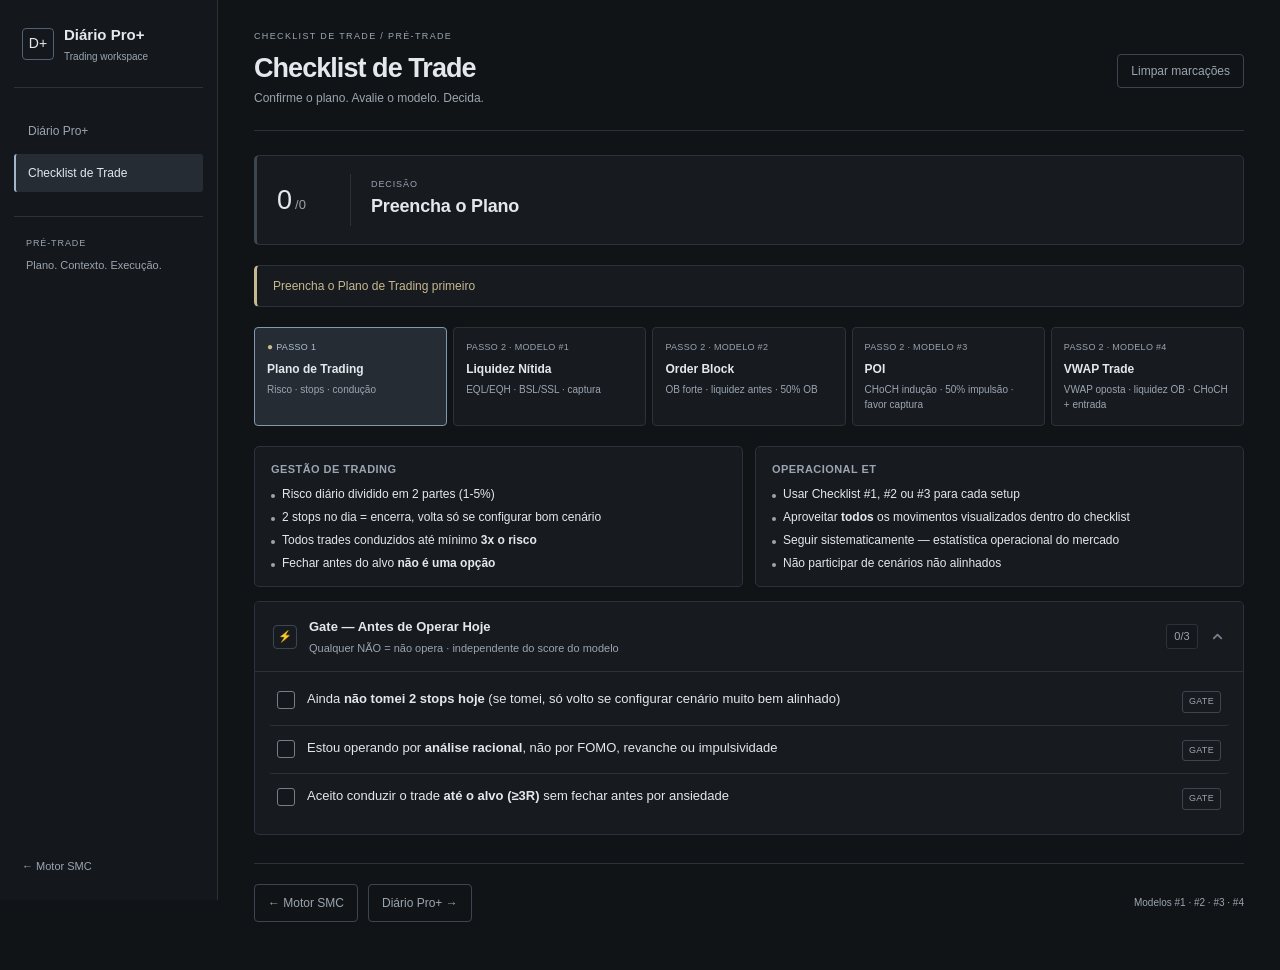
<file: checklist-pro.html>
<!doctype html>
<html lang="pt-BR">
<head>
<meta charset="UTF-8">
<meta name="viewport" content="width=device-width, initial-scale=1">
<title>Checklist de Trade</title>
<meta http-equiv="refresh" content="1;url=checklist.html">
<link rel="canonical" href="checklist.html">
<script>
location.replace("checklist.html" + location.search + location.hash);
</script>
<style>
:root { color-scheme: dark; }
body { margin: 0; min-height: 100vh; display: grid; place-items: center; background: #111417; color: #e4e8ed; font-family: "Segoe UI", Arial, sans-serif; }
main { max-width: 420px; padding: 24px; }
h1 { font-size: 24px; font-weight: 600; }
p { color: #9aa5b1; line-height: 1.6; }
a { color: #d2dfed; }
</style>
</head>
<body>
<main>
<h1>Checklist de Trade</h1>
<p>Você está sendo encaminhado para o Checklist de Trade.</p>
<a href="checklist.html">Abrir Checklist de Trade</a>
</main>
</body>
</html>
</file>
<file: checklist-pro.css>
﻿/* Checklist Pro: same criteria and state, restrained presentation. */
.checklist-pro {
  --bg:#111417; --bg2:#14181c; --surf:#171b20; --surf2:#1e2329;
  --border:#2b323b; --border2:#3b4652; --text:#e4e8ed; --muted:#9aa5b1; --dim:#737f8d;
  --blue:#afc1d5; --blue-s:#252f3b; --blue-g:transparent;
  --green:#82bea5; --green-s:#20352d; --green-g:transparent;
  --yellow:#c7b88f; --yellow-s:#332f24; --yellow-g:transparent;
  --red:#d89595; --red-s:#362628; --red-g:transparent;
  --violet:#afc1d5; --violet-s:#252f3b; --orange:#c7b88f; --orange-s:#332f24;
  --teal:#a1b9ba; --teal-s:#263335; --teal-g:transparent; --r:5px; --rs:4px;
  background:var(--bg); font-family:"Segoe UI",Arial,sans-serif; font-size:13px;
  font-variant-numeric:tabular-nums; -webkit-font-smoothing:antialiased;
  padding-left:218px;
}
.checklist-pro * { animation:none !important; }
.checklist-pro a { text-decoration:none; }
.cp-sidebar { position:fixed; inset:0 auto 0 0; width:218px; padding:24px 14px 16px; border-right:1px solid var(--border); background:var(--bg2); display:flex; flex-direction:column; gap:24px; }
.cp-brand { display:flex; gap:10px; align-items:center; padding:0 8px 23px; border-bottom:1px solid var(--border); color:var(--text); font-size:15px; font-weight:600; }
.cp-brand small { display:block; color:var(--muted); font-size:10px; font-weight:400; margin-top:2px; }
.cp-mark { border:1px solid #526171; border-radius:4px; width:32px; height:32px; display:grid; place-items:center; font-size:14px; font-weight:500; }
.cp-sidebar nav { display:flex; flex-direction:column; gap:4px; }
.cp-sidebar nav a { padding:10px 12px; border-left:2px solid transparent; border-radius:3px; font-size:12px; color:var(--muted); }
.cp-sidebar nav a:hover { background:#20262d; color:var(--text); }
.cp-sidebar nav a[aria-current] { background:#252c34; border-left-color:#a4b6cb; color:var(--text); }
.cp-side-note { padding:20px 12px; border-top:1px solid var(--border); color:var(--muted); font-size:9px; letter-spacing:.1em; }
.cp-side-note span { display:block; font-size:11px; letter-spacing:0; margin-top:7px; }
.cp-back { margin-top:auto; color:var(--muted); font-size:11px; padding:10px 8px; }
.checklist-pro .shell { max-width:1160px; padding:30px 36px 48px; }
.checklist-pro .hdr { padding-bottom:23px; border-bottom:1px solid var(--border); margin-bottom:24px; align-items:center; }
.checklist-pro .brand .eye { color:var(--muted); font-size:9px; font-weight:400; letter-spacing:.15em; margin-bottom:10px; }
.checklist-pro h1 { color:var(--text); -webkit-text-fill-color:var(--text); background:none; font-size:27px; font-weight:600; letter-spacing:-.035em; }
.checklist-pro .hdr-sub { font-size:12px; margin-top:6px; }
.checklist-pro .btn, .checklist-pro .foot-btn { border:1px solid var(--border2); background:transparent; font-size:12px; font-weight:500; box-shadow:none; padding:9px 13px; }
.checklist-pro .btn:hover, .checklist-pro .foot-btn:hover { background:#2a323c; border-color:#606f80; }
.checklist-pro :is(a,button,[tabindex]):focus-visible { outline:2px solid #b5c9df; outline-offset:3px; }
.checklist-pro .verdict { padding:18px 20px; border-left:3px solid var(--border2); gap:20px; box-shadow:none; transition:none; }
.checklist-pro .verdict::before { display:none; }
.checklist-pro .verdict.go { border-color:var(--border); border-left-color:var(--green); }
.checklist-pro .verdict.wait { border-color:var(--border); border-left-color:var(--yellow); }
.checklist-pro .verdict.stop { border-color:var(--border); border-left-color:var(--red); }
.checklist-pro .v-ring { width:74px; height:52px; border-right:1px solid var(--border); }
.checklist-pro .v-ring svg { display:none; }
.checklist-pro .v-num { flex-direction:row; justify-content:flex-start; gap:3px; }
.checklist-pro .v-num .n { font-size:27px; font-weight:500; }
.checklist-pro .v-num .d { font-size:13px; margin-top:8px; }
.checklist-pro .v-lbl { font-size:9px; font-weight:500; letter-spacing:.1em; }
.checklist-pro .v-txt { font-size:18px; font-weight:600; }
.checklist-pro .v-sub { font-size:12px; }
.checklist-pro .v-icon, .checklist-pro .pw-icon { display:none; }
.checklist-pro .plano-warn { background:var(--surf); border-color:var(--border); border-left:3px solid var(--yellow); box-shadow:none; padding:11px 16px; }
.checklist-pro .pw-body strong { font-size:12px; font-weight:500; }
.checklist-pro .veto-bar { background:var(--red-s); color:var(--red); border-color:#594047; font-size:12px; flex-wrap:wrap; margin-bottom:14px; }
.checklist-pro .model-tabs { display:grid; grid-template-columns:repeat(5,minmax(0,1fr)); gap:6px; margin:20px 0; }
.checklist-pro .mtab, .checklist-pro .mtab.gate-tab { min-width:0; text-align:left; padding:13px 12px; border-color:var(--border); background:var(--surf); border-radius:4px; box-shadow:none; }
.checklist-pro .mtab:hover { background:var(--surf2); border-color:#526171; }
.checklist-pro .mtab.active, .checklist-pro .mtab.gate-tab.active { border-color:#8298af; background:#252c34; box-shadow:none; }
.checklist-pro .mtab.gate-tab.gate-done:not(.active) { border-color:#537263; background:var(--surf); }
.checklist-pro .mtab-num { font-size:9px; letter-spacing:.035em; font-weight:500; margin-bottom:5px; }
.checklist-pro .mtab-title { font-size:12px; font-weight:600; }
.checklist-pro .mtab-sub { font-size:10px; line-height:1.5; margin-top:4px; }
.checklist-pro .mtab-flag { font-size:10px; }
.checklist-pro .blocks { gap:10px; }
.checklist-pro .block, .checklist-pro .block.gate { border-color:var(--border); }
.checklist-pro .bhead, .checklist-pro .block.gate .bhead { padding:15px 18px; background:var(--surf); }
.checklist-pro .bhead:hover { background:var(--surf2); }
.checklist-pro .bnum, .checklist-pro .block.gate .bnum { border-radius:4px; border:1px solid var(--border2); background:transparent; color:var(--muted); font-weight:500; }
.checklist-pro .block.done .bnum { color:var(--green); border-color:#537263; }
.checklist-pro .btitle { font-size:13px; font-weight:600; }
.checklist-pro .bsub { font-size:11px; margin-top:3px; }
.checklist-pro .dots { display:none; }
.checklist-pro .bbadge { font-size:11px; font-weight:400; border-radius:3px; padding:3px 7px; }
.checklist-pro .bbody { padding:5px 18px 12px; }
.checklist-pro .item { padding:12px 8px; border-radius:3px; gap:12px; }
.checklist-pro .itext { font-size:13px; line-height:1.6; }
.checklist-pro .item.chk .itext { text-decoration:none; color:var(--muted); }
.checklist-pro .cb { width:18px; height:18px; border-width:1px; border-radius:3px; margin-top:2px; }
.checklist-pro .tag { font-size:9px; font-weight:500; border-radius:3px; letter-spacing:.035em; padding:3px 6px; }
.checklist-pro .tr { color:var(--red); border-color:#594047; }
.checklist-pro .tv, .checklist-pro .tt { color:var(--muted); border-color:var(--border2); }
.checklist-pro .item.bonus.chk .cb { box-shadow:none; }
.checklist-pro .gestao-card { background:var(--surf); }
.checklist-pro .gc-title { font-size:11px; font-weight:600; letter-spacing:.04em; }
.checklist-pro .gc-list { font-size:12px; }
.checklist-pro .legend { gap:1px; }
.checklist-pro .li { background:transparent; border:0; min-width:130px; padding:8px; }
.checklist-pro .ld { width:5px; height:5px; }
.checklist-pro .lt { font-size:10px; }
.checklist-pro .lr { font-weight:500; }
.checklist-pro .foot { border-top:1px solid var(--border); padding-top:20px; justify-content:flex-start; }
.checklist-pro .foot-label { margin-left:auto; color:var(--muted); font-size:10px; }
@media(max-width:1120px) { .checklist-pro .shell { padding:24px; } .checklist-pro .model-tabs { grid-template-columns:repeat(2,minmax(0,1fr)); } .checklist-pro .gate-tab { grid-column:1/-1; } }
@media(max-width:760px) {
  .checklist-pro { padding-left:0; }
  .cp-sidebar { position:static; width:auto; border-right:0; border-bottom:1px solid var(--border); padding:16px; gap:12px; }
  .cp-brand { padding:0 0 12px; font-size:14px; }
  .cp-sidebar nav { flex-direction:row; flex-wrap:wrap; gap:4px; }
  .cp-sidebar nav a { padding:9px; font-size:11px; }
  .cp-side-note, .cp-back { display:none; }
  .checklist-pro .shell { padding:22px 16px 36px; }
  .checklist-pro .hdr { align-items:flex-start; flex-wrap:wrap; gap:14px; }
  .checklist-pro h1 { font-size:24px; }
  .checklist-pro .hdr-btns { margin:0; }
  .checklist-pro .verdict { padding:15px; gap:14px; }
  .checklist-pro .v-txt { font-size:16px; }
  .checklist-pro .v-sub { font-size:11px; }
  .checklist-pro .v-ring { flex-shrink:0; width:56px; }
  .checklist-pro .bhead { padding:13px 12px; gap:8px; }
  .checklist-pro .bbody { padding:4px 12px 10px; }
  .checklist-pro .btitle { font-size:12px; }
  .checklist-pro .bsub { font-size:10px; }
  .checklist-pro .item { flex-wrap:wrap; gap:8px; }
  .checklist-pro .itext { flex:1; min-width:0; font-size:12px; }
  .checklist-pro .item .tag { margin-left:26px; }
  .checklist-pro .foot-label { flex-basis:100%; margin:0; }
}
@media(prefers-reduced-motion:reduce) { .checklist-pro * { transition:none !important; } }
/* Decision colors carry meaning; retain a full, quiet outline. */
.checklist-pro .verdict.go { border-color:var(--green); }
.checklist-pro .verdict.wait { border-color:var(--yellow); }
.checklist-pro .verdict.stop { border-color:var(--red); }
/* The journal supplies navigation and the page title in embedded mode. */
.checklist-embedded .checklist-pro { padding: 0; min-height: 0; }
.checklist-embedded .cp-sidebar,
.checklist-embedded .hdr .brand,
.checklist-embedded .foot { display: none; }
.checklist-embedded .checklist-pro .shell { max-width: none; padding: 0 0 24px; }
.checklist-embedded .checklist-pro .hdr { justify-content: flex-end; padding: 0; border: 0; margin-bottom: 16px; }
</file>
